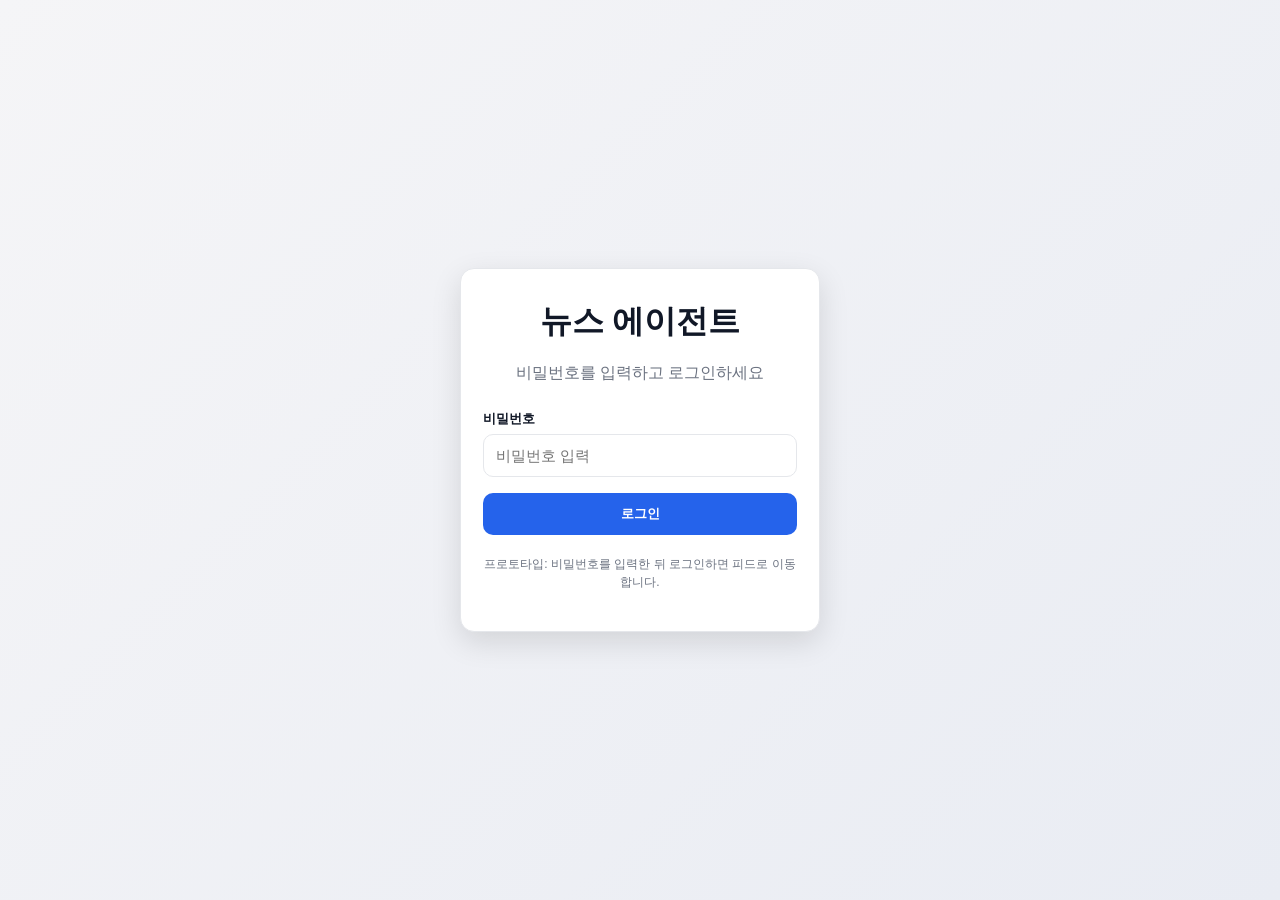
<file: prototype/index.html>
<!DOCTYPE html>
<html lang="ko">
<head>
  <meta charset="UTF-8">
  <meta name="viewport" content="width=device-width, initial-scale=1.0">
  <title>뉴스 에이전트</title>
  <link rel="stylesheet" href="css/app.css">
  <script>
    window.location.replace('login.html');
  </script>
</head>
<body>
  <p style="text-align:center; margin-top: 2rem;">이동 중... <a href="login.html">로그인 페이지로 가기</a></p>
</body>
</html>
</file>
<file: prototype/css/app.css>
/* 뉴스 에이전트 프로토타입 - 공통 스타일 (반응형) */
[x-cloak] { display: none !important; }

:root {
  --bg: #f5f5f7;
  --surface: #ffffff;
  --border: #e5e7eb;
  --text: #111827;
  --muted: #6b7280;
  --primary: #2563eb;
  --primary-hover: #1d4ed8;
  --radius: 10px;
  --shadow: 0 1px 3px rgba(0,0,0,.08);
  --font: -apple-system, BlinkMacSystemFont, "Segoe UI", Roboto, "Noto Sans KR", sans-serif;
}

* { box-sizing: border-box; }
html, body { height: 100%; }
body {
  margin: 0;
  font-family: var(--font);
  color: var(--text);
  background: var(--bg);
  line-height: 1.5;
  -webkit-text-size-adjust: 100%;
}

a { color: var(--primary); text-decoration: none; }
a:hover { text-decoration: underline; }

.text-muted { color: var(--muted); }
.mb-0 { margin-bottom: 0; }

/* ----- 헤더 ----- */
.app-header {
  background: var(--surface);
  border-bottom: 1px solid var(--border);
  padding: 12px 16px;
  display: flex;
  align-items: center;
  gap: 12px;
  flex-wrap: wrap;
}

.app-header .logo {
  font-weight: 800;
  color: var(--text);
  letter-spacing: -0.01em;
  font-size: 1.05rem;
}
.app-header .logo:hover { text-decoration: none; }

/* ----- 탭 ----- */
.tabs { display: flex; gap: 8px; align-items: center; }
.tab {
  display: inline-flex;
  align-items: center;
  padding: 6px 10px;
  border: 1px solid var(--border);
  border-radius: 999px;
  background: #f9fafb;
  color: var(--text);
  font-weight: 700;
  font-size: 0.92rem;
  text-decoration: none;
}
.tab:hover { text-decoration: none; background: #f3f4f6; }
.tab-active { background: var(--primary); border-color: var(--primary); color: #fff; }

.app-header .search-form {
  flex: 1;
  min-width: min(480px, 100%);
  display: flex;
  gap: 8px;
}
.app-header .search-form input {
  flex: 1;
  padding: 10px 12px;
  border: 1px solid var(--border);
  border-radius: var(--radius);
  font-size: 14px;
}
.app-header .search-form button {
  padding: 10px 14px;
  border: none;
  border-radius: var(--radius);
  background: var(--primary);
  color: #fff;
  cursor: pointer;
  font-size: 14px;
  white-space: nowrap;
}
.app-header .search-form button:hover { background: var(--primary-hover); }

/* ----- 필터바 ----- */
.filter-bar {
  background: var(--surface);
  border-bottom: 1px solid var(--border);
  padding: 12px 16px;
  display: flex;
  align-items: center;
  gap: 10px;
  flex-wrap: wrap;
}
.filter-bar label {
  font-size: 12px;
  color: var(--muted);
}
.filter-bar select {
  padding: 8px 10px;
  border: 1px solid var(--border);
  border-radius: 8px;
  font-size: 13px;
  background: #fff;
}
.filter-bar .btn-apply {
  padding: 8px 12px;
  border: none;
  border-radius: 8px;
  background: var(--primary);
  color: #fff;
  cursor: pointer;
  font-size: 13px;
}
.filter-bar .btn-apply:hover { background: var(--primary-hover); }

/* ----- 컨트롤 카드 (검색/필터) ----- */
.controls-card {
  padding: 16px;
}
.controls-row {
  display: flex;
  align-items: baseline;
  justify-content: space-between;
  gap: 10px;
  flex-wrap: wrap;
  margin-bottom: 12px;
}
.controls-row-sort {
  flex-wrap: nowrap;
  margin-bottom: 12px;
}
.controls-sort-inline {
  display: flex;
  align-items: center;
  gap: 8px;
}
.controls-sort-inline label {
  margin-bottom: 0;
  white-space: nowrap;
  flex-shrink: 0;
}
.controls-sort-inline select {
  flex: 1;
  min-width: 0;
}
.controls-title {
  margin: 0;
  font-size: 1.15rem;
  font-weight: 800;
}
.controls-meta {
  font-size: 12px;
}
.controls-search {
  display: flex;
  gap: 10px;
  flex-wrap: nowrap;
  margin-bottom: 12px;
}
.controls-search input[type="search"] {
  flex: 1;
  min-width: 0;
  max-width: 100%;
  padding: 10px 12px;
  border: 1px solid var(--border);
  border-radius: var(--radius);
  font-size: 14px;
}
.controls-search .btn-primary {
  flex-shrink: 0;
}
.controls-grid {
  display: grid;
  grid-template-columns: 1fr 1fr 1fr auto;
  gap: 10px;
  align-items: end;
}
.controls-field label {
  display: block;
  font-size: 12px;
  color: var(--muted);
  margin-bottom: 6px;
  font-weight: 700;
}
.controls-field select {
  width: 100%;
  padding: 10px 10px;
  border: 1px solid var(--border);
  border-radius: 8px;
  font-size: 13px;
  background: #fff;
}
.controls-actions {
  display: flex;
  gap: 8px;
  justify-content: flex-end;
}

/* ----- 컨텐츠 레이아웃 ----- */
.main-content {
  max-width: 920px;
  margin: 0 auto;
  padding: 20px 16px 28px;
}

.feed-title {
  font-size: 1.15rem;
  margin: 0 0 14px;
  font-weight: 700;
}

.card-list {
  display: flex;
  flex-direction: column;
  gap: 12px;
}

/* 피드 전용 컴팩트 카드: 제목 + 한 줄 메타 */
.card-list .card-feed {
  padding: 8px 12px;
  margin: 0;
}
.card-list-feed {
  gap: 6px;
}
.card-feed-link {
  display: block;
  text-decoration: none;
  color: inherit;
}
.card-feed-link:hover .card-feed-title {
  color: var(--primary);
}
.card-feed-title {
  display: block;
  font-size: 0.9rem;
  font-weight: 700;
  line-height: 1.3;
  margin: 0 0 2px;
  overflow: hidden;
  text-overflow: ellipsis;
  white-space: nowrap;
}
.card-feed-meta {
  display: block;
  font-size: 11px;
  color: var(--muted);
  overflow: hidden;
  text-overflow: ellipsis;
  white-space: nowrap;
}
.card-feed-meta .category {
  padding: 1px 6px;
  font-size: 10px;
  margin-right: 6px;
}

.card {
  background: var(--surface);
  border: 1px solid var(--border);
  border-radius: var(--radius);
  box-shadow: var(--shadow);
  padding: 16px;
}
.card-important-high {
  border-color: #b91c1c;
  box-shadow: 0 0 0 2px rgba(185,28,28,.35), 0 10px 25px rgba(185,28,28,.2);
  background: #fef2f2;
}
.card-important-medium {
  border-color: #fca5a5;
  box-shadow: 0 0 0 1px rgba(220,38,38,.15), 0 6px 18px rgba(220,38,38,.1);
  background: #fff5f5;
}
.card-important-low {
  border-color: #fecaca;
  box-shadow: 0 1px 3px rgba(0,0,0,.06);
  background: #fffbfb;
}
.card-title {
  margin: 0 0 8px;
  font-size: 1.02rem;
  font-weight: 700;
  line-height: 1.35;
}
.card-title a { color: var(--text); }
.card-title a:hover { color: var(--primary); text-decoration: none; }
.card-summary {
  margin: 0 0 10px;
  color: var(--muted);
  font-size: 14px;
  display: -webkit-box;
  -webkit-line-clamp: 3;
  -webkit-box-orient: vertical;
  overflow: hidden;
}
.card-meta {
  margin: 0 0 8px;
  font-size: 12px;
  color: var(--muted);
}
.card-meta .category, .detail-meta .category {
  display: inline-block;
  padding: 2px 8px;
  background: #e0e7ff;
  color: var(--primary);
  border-radius: 6px;
  margin-right: 8px;
  font-weight: 600;
}
.card-links { margin: 0; font-size: 13px; }
.card-links a { margin-right: 10px; }
.card-links a.external::after { content: " ↗"; font-size: 11px; }

/* 버튼 */
.btn-primary, .btn-secondary {
  display: inline-block;
  padding: 10px 14px;
  border-radius: var(--radius);
  font-size: 14px;
  cursor: pointer;
  border: none;
}
.btn-primary {
  background: var(--primary);
  color: #fff;
}
.btn-primary:hover { background: var(--primary-hover); text-decoration: none; }
.btn-secondary {
  background: var(--surface);
  border: 1px solid var(--border);
  color: var(--text);
}
.btn-secondary:hover { background: var(--bg); }

/* ----- 페이지네이션 ----- */
.pagination-wrap {
  margin-top: 16px;
  padding-top: 12px;
  border-top: 1px solid var(--border);
}
.pagination {
  display: flex;
  flex-wrap: nowrap;
  align-items: center;
  justify-content: center;
  gap: 6px;
}
.pagination-info {
  font-size: 12px;
  color: var(--muted);
  margin-right: 10px;
  flex-shrink: 0;
}
.pagination-btns {
  display: flex;
  flex-wrap: nowrap;
  align-items: center;
  gap: 4px;
}
.btn-pag {
  min-width: 28px;
  height: 28px;
  padding: 0 6px;
  border-radius: 6px;
  font-size: 12px;
  cursor: pointer;
  border: 1px solid var(--border);
  background: var(--surface);
  color: var(--text);
}
.btn-pag:hover:not(:disabled) {
  background: var(--bg);
}
.btn-pag-current {
  background: var(--primary);
  border-color: var(--primary);
  color: #fff;
}
.btn-pag:disabled {
  opacity: 0.4;
  cursor: not-allowed;
}

/* ----- 상세 ----- */
.detail-back { margin: 0 0 14px; font-size: 14px; }
.detail-back a { color: var(--muted); }
.detail-back a:hover { color: var(--primary); text-decoration: none; }

.detail-header h1 {
  margin: 0 0 10px;
  font-size: 1.35rem;
  font-weight: 800;
  line-height: 1.3;
  letter-spacing: -0.01em;
}
.detail-meta {
  font-size: 13px;
  color: var(--muted);
  margin-bottom: 14px;
}
.detail-body {
  background: var(--surface);
  border: 1px solid var(--border);
  border-radius: var(--radius);
  padding: 16px;
  margin-bottom: 16px;
}
.detail-subtitle {
  margin: 0 0 10px;
  font-size: 0.9rem;
  font-weight: 800;
  color: var(--muted);
}
.detail-body .summary {
  white-space: pre-wrap;
  margin: 0 0 12px;
}
.detail-body .body-snippet {
  margin: 0;
  padding-top: 12px;
  border-top: 1px solid var(--border);
  color: var(--muted);
  font-size: 14px;
}
.merged-content-section .merged-content-body {
  white-space: pre-wrap;
  margin: 0;
  font-size: 14px;
  line-height: 1.6;
  color: var(--text);
}
.same-news-desc {
  margin: 0 0 10px;
  font-size: 13px;
}
.detail-actions { margin: 0; display: flex; gap: 10px; flex-wrap: wrap; }

/* 같은 뉴스 */
.same-news-section, .related-history-section { margin-bottom: 16px; }
.same-news-section h2, .related-history-section h2 {
  margin: 0 0 10px;
  font-size: 0.98rem;
  font-weight: 800;
  color: var(--muted);
}
.same-news-list {
  list-style: none;
  padding: 0;
  margin: 0;
  border: 1px solid var(--border);
  border-radius: var(--radius);
  background: var(--surface);
  overflow: hidden;
}
.same-news-list li {
  display: grid;
  grid-template-columns: 1fr auto auto;
  gap: 8px 12px;
  align-items: center;
  padding: 12px 12px;
  border-bottom: 1px solid var(--border);
}
.same-news-list li:last-child { border-bottom: none; }
.same-news-list .source { color: var(--muted); font-size: 12px; }

/* 관련 뉴스 (제목만, 클릭 시 원문) */
.related-news-section { margin-top: 1rem; }
.related-news-section .detail-subtitle { margin-bottom: 8px; }
.related-news-list {
  list-style: none;
  padding: 0;
  margin: 0;
  border: 1px solid var(--border);
  border-radius: var(--radius);
  background: var(--surface);
  overflow: hidden;
}
.related-news-list li {
  padding: 10px 12px;
  border-bottom: 1px solid var(--border);
}
.related-news-list li:last-child { border-bottom: none; }
.related-news-list a { display: block; }

/* 관련 히스토리 */
.related-chain {
  background: var(--surface);
  border: 1px solid var(--border);
  border-radius: var(--radius);
  padding: 12px;
  margin-bottom: 10px;
}
.related-chain .topic-label {
  color: var(--primary);
  font-weight: 800;
  font-size: 12px;
  margin-bottom: 10px;
}
.related-timeline .timeline-item {
  display: grid;
  grid-template-columns: 110px 1fr auto;
  gap: 10px;
  align-items: start;
  padding: 10px 0;
  border-bottom: 1px solid var(--border);
}
.related-timeline .timeline-item:last-child { border-bottom: none; }
.related-timeline .timeline-item .date { color: var(--muted); font-size: 12px; }
.related-timeline .timeline-item .title { font-size: 14px; }
.related-timeline .timeline-item .title a { color: var(--text); }
.related-timeline .timeline-item.current .title { font-weight: 800; color: var(--primary); }
.related-timeline .timeline-item.current .title a { pointer-events: none; }
.related-timeline .timeline-item .badge {
  font-size: 11px;
  padding: 2px 6px;
  border-radius: 999px;
  background: var(--bg);
  color: var(--muted);
  white-space: nowrap;
}

/* ----- 로그인 ----- */
.login-page {
  min-height: 100vh;
  display: flex;
  align-items: center;
  justify-content: center;
  padding: 18px;
  background: linear-gradient(135deg, #f5f5f7 0%, #e9ecf3 100%);
}
.login-card {
  width: 100%;
  max-width: 360px;
  background: var(--surface);
  border: 1px solid var(--border);
  border-radius: 14px;
  padding: 28px 22px;
  box-shadow: 0 10px 30px rgba(0,0,0,.12);
}
.login-card h1 { margin: 0 0 12px; text-align: center; }
.login-card .form-group { margin: 16px 0; }
.login-card label { display: block; font-size: 13px; font-weight: 700; margin-bottom: 6px; }
.login-card input[type="password"] {
  width: 100%;
  padding: 12px 12px;
  border: 1px solid var(--border);
  border-radius: var(--radius);
  font-size: 15px;
}
.login-card input:focus {
  outline: none;
  border-color: var(--primary);
  box-shadow: 0 0 0 3px rgba(37,99,235,.14);
}
.btn-login {
  width: 100%;
  padding: 12px 14px;
  border: none;
  border-radius: var(--radius);
  background: var(--primary);
  color: #fff;
  font-weight: 800;
  cursor: pointer;
}
.btn-login:hover { background: var(--primary-hover); }
.error-msg { display: none; color: #dc2626; font-size: 13px; margin: 10px 0 0; }
.error-msg.show { display: block; }

/* ----- 모달 ----- */
.modal-overlay {
  position: fixed;
  inset: 0;
  background: rgba(17,24,39,.45);
  display: flex;
  align-items: center;
  justify-content: center;
  padding: 16px;
  z-index: 1000;
}
.modal {
  width: 100%;
  max-width: 640px;
  max-height: 90vh;
  overflow: auto;
  background: var(--surface);
  border-radius: 14px;
  border: 1px solid var(--border);
  padding: 18px;
  box-shadow: 0 20px 60px rgba(0,0,0,.25);
}
.modal h3 { margin: 0 0 14px; }
.modal .form-group { margin: 12px 0; }
.modal label { display: block; font-size: 13px; font-weight: 700; margin-bottom: 6px; }
.modal input[type="text"], .modal textarea, .modal select {
  width: 100%;
  padding: 10px 10px;
  border: 1px solid var(--border);
  border-radius: var(--radius);
  font-size: 14px;
  font-family: inherit;
}
.modal textarea { min-height: 120px; resize: vertical; }
.modal .modal-actions { display: flex; gap: 10px; justify-content: flex-end; margin-top: 14px; flex-wrap: wrap; }

/* ----- 모바일 최적화 ----- */
@media (max-width: 600px) {
  .app-header { padding: 10px 12px; }
  .app-header .search-form { min-width: 100%; }
  .filter-bar { padding: 10px 12px; gap: 8px; }
  .main-content { padding: 16px 12px 22px; }
  .card { padding: 14px; }
  .controls-card { padding: 12px; }
  .controls-row-sort { margin-bottom: 10px; }
  .controls-sort-inline select { min-width: 0; width: 100%; }
  .controls-search { margin-bottom: 10px; gap: 8px; }
  .controls-search input[type="search"] { padding: 8px 10px; font-size: 16px; }
  .controls-search .btn-primary { padding: 8px 12px; font-size: 14px; }
  .controls-grid { grid-template-columns: 1fr 1fr; gap: 8px; }
  .controls-field label { margin-bottom: 4px; font-size: 11px; }
  .controls-field select { padding: 8px; font-size: 13px; }
  .controls-actions { grid-column: span 2; justify-content: flex-end; }
  .card-list-feed .card-feed { padding: 6px 10px; }
  .card-feed-title { font-size: 0.85rem; }
  .card-feed-meta { font-size: 10px; }
  .pagination { gap: 4px; }
  .pagination-info { font-size: 11px; margin-right: 6px; }
  .btn-pag { min-width: 26px; height: 26px; font-size: 11px; }
  .detail-header h1 { font-size: 1.2rem; }
  .same-news-list li { grid-template-columns: 1fr; }
  .related-timeline .timeline-item { grid-template-columns: 1fr; }
  .related-timeline .timeline-item .badge { justify-self: start; }
}
</file>
